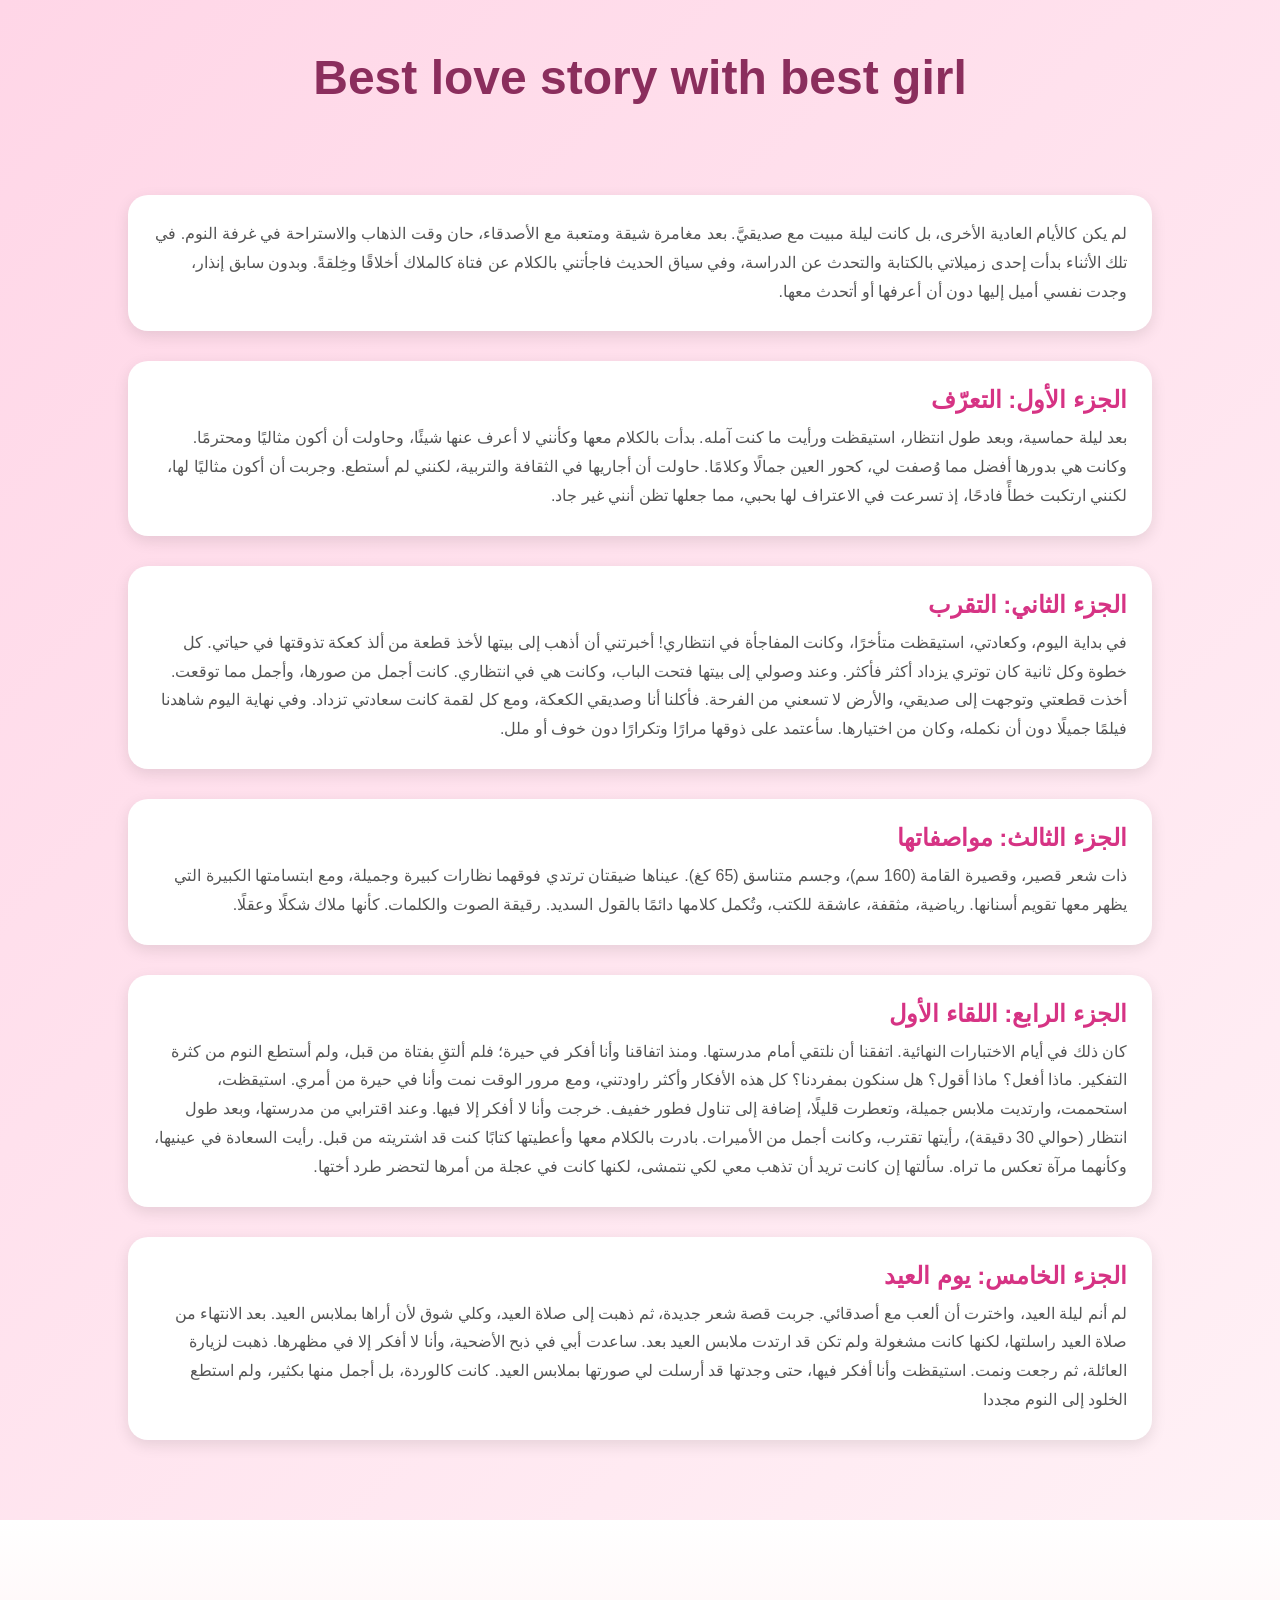
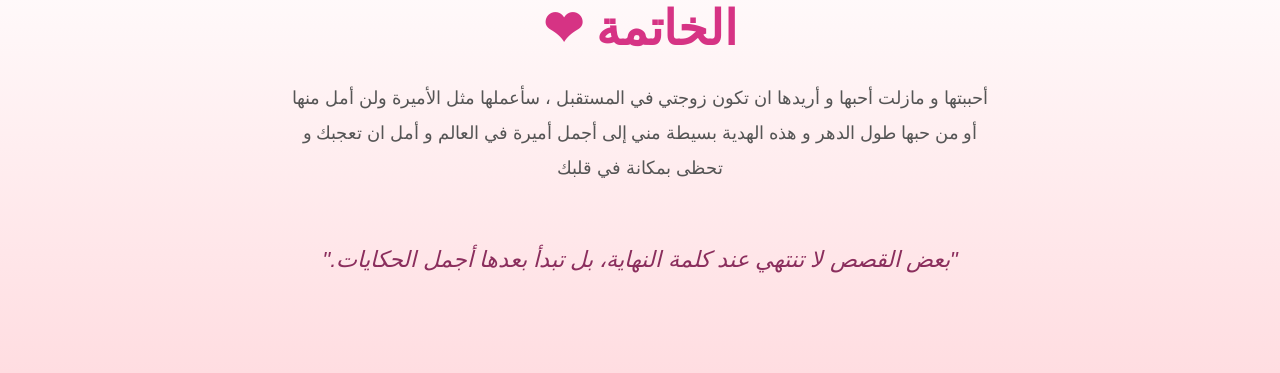
<file: index.html>
<!DOCTYPE html>
<html lang="ar" dir="rtl">
<head>
    <meta charset="UTF-8">
    <meta name="viewport" content="width=device-width, initial-scale=1.0">
    <title>قصة حب</title>
     <style>
         *{
    margin:0;
    padding:0;
    box-sizing:border-box;
    font-family: Arial, sans-serif;
}

body{
    background: linear-gradient(135deg,#ffd6e7,#fff5f8);
    min-height:100vh;
}

header{
    text-align:center;
    padding:50px 20px;
    color:#8b2e5d;
}

header h1{
    font-size:3rem;
    margin-bottom:10px;
}

.timeline{
    width:80%;
    margin:auto;
    padding-bottom:50px;
}

.card{
    background:white;
    margin:30px 0;
    padding:25px;
    border-radius:20px;
    box-shadow:0 5px 15px rgba(0,0,0,0.1);
    transition:0.3s;
}

.card:hover{
    transform:translateY(-5px);
}

.card h2{
    color:#d63384;
    margin-bottom:10px;
}

.card p{
    color:#555;
    line-height:1.8;
}
.ending{
    text-align:center;
    padding:80px 20px;
    background:linear-gradient(to top,#ffdde1,#fff);
}

.ending h2{
    color:#d63384;
    font-size:3rem;
    margin-bottom:25px;
}

.ending p{
    max-width:700px;
    margin:auto;
    line-height:2;
    font-size:1.1rem;
    color:#555;
}

.quote{
    margin-top:40px;
    font-size:1.4rem;
    font-style:italic;
    color:#8b2e5d;
    padding:20px;
}
</style>
</head>
<body>

    <header>
        <h1>Best love story with best girl </h1>
        
    </header>

    <section class="timeline">
          <div class="card">
            <p>لم يكن كالأيام العادية الأخرى، بل كانت ليلة مبيت مع صديقيَّ. بعد مغامرة شيقة ومتعبة مع الأصدقاء، حان وقت الذهاب والاستراحة في غرفة النوم.

في تلك الأثناء بدأت إحدى زميلاتي بالكتابة والتحدث عن الدراسة، وفي سياق الحديث فاجأتني بالكلام عن فتاة كالملاك أخلاقًا وخِلقةً. وبدون سابق إنذار، وجدت نفسي أميل إليها دون أن أعرفها أو أتحدث معها.
 </p>
        </div>

        <div class="card">
            <h2>الجزء الأول: التعرّف </h2>
            <p>بعد ليلة حماسية، وبعد طول انتظار، استيقظت ورأيت ما كنت آمله.

بدأت بالكلام معها وكأنني لا أعرف عنها شيئًا، وحاولت أن أكون مثاليًا ومحترمًا. وكانت هي بدورها أفضل مما وُصفت لي، كحور العين جمالًا وكلامًا.

حاولت أن أجاريها في الثقافة والتربية، لكنني لم أستطع. وجربت أن أكون مثاليًا لها، لكنني ارتكبت خطأً فادحًا، إذ تسرعت في الاعتراف لها بحبي، مما جعلها تظن أنني غير جاد.
 </p>
        </div>

        <div class="card">
            <h2>الجزء الثاني: التقرب</h2>
            <p>في بداية اليوم، وكعادتي، استيقظت متأخرًا، وكانت المفاجأة في انتظاري!

أخبرتني أن أذهب إلى بيتها لأخذ قطعة من ألذ كعكة تذوقتها في حياتي.

كل خطوة وكل ثانية كان توتري يزداد أكثر فأكثر.

وعند وصولي إلى بيتها فتحت الباب، وكانت هي في انتظاري. كانت أجمل من صورها، وأجمل مما توقعت. أخذت قطعتي وتوجهت إلى صديقي، والأرض لا تسعني من الفرحة. فأكلنا أنا وصديقي الكعكة، ومع كل لقمة كانت سعادتي تزداد.

وفي نهاية اليوم شاهدنا فيلمًا جميلًا دون أن نكمله، وكان من اختيارها. سأعتمد على ذوقها مرارًا وتكرارًا دون خوف أو ملل.
</p>
        </div>

        <div class="card">
            <h2>الجزء الثالث: مواصفاتها</h2>
            <p>ذات شعر قصير، وقصيرة القامة (160 سم)، وجسم متناسق (65 كغ). عيناها ضيقتان ترتدي فوقهما نظارات كبيرة وجميلة، ومع ابتسامتها الكبيرة التي يظهر معها تقويم أسنانها.

رياضية، مثقفة، عاشقة للكتب، وتُكمل كلامها دائمًا بالقول السديد. رقيقة الصوت والكلمات.

كأنها ملاك شكلًا وعقلًا.

</p>
        </div>

        <div class="card">
            <h2>الجزء الرابع: اللقاء الأول</h2>
            <p>كان ذلك في أيام الاختبارات النهائية. اتفقنا أن نلتقي أمام مدرستها. ومنذ اتفاقنا وأنا أفكر في حيرة؛ فلم ألتقِ بفتاة من قبل، ولم أستطع النوم من كثرة التفكير.

ماذا أفعل؟
ماذا أقول؟
هل سنكون بمفردنا؟

كل هذه الأفكار وأكثر راودتني، ومع مرور الوقت نمت وأنا في حيرة من أمري.

استيقظت، استحممت، وارتديت ملابس جميلة، وتعطرت قليلًا، إضافة إلى تناول فطور خفيف.

خرجت وأنا لا أفكر إلا فيها. وعند اقترابي من مدرستها، وبعد طول انتظار (حوالي 30 دقيقة)، رأيتها تقترب، وكانت أجمل من الأميرات.

بادرت بالكلام معها وأعطيتها كتابًا كنت قد اشتريته من قبل. رأيت السعادة في عينيها، وكأنهما مرآة تعكس ما تراه.

سألتها إن كانت تريد أن تذهب معي لكي نتمشى، لكنها كانت في عجلة من أمرها لتحضر طرد أختها.

</p>
        </div>
         <div class="card">
            <h2>الجزء الخامس: يوم العيد</h2>
            <p>لم أنم ليلة العيد، واخترت أن ألعب مع أصدقائي.

جربت قصة شعر جديدة، ثم ذهبت إلى صلاة العيد، وكلي شوق لأن أراها بملابس العيد.

بعد الانتهاء من صلاة العيد راسلتها، لكنها كانت مشغولة ولم تكن قد ارتدت ملابس العيد بعد.

ساعدت أبي في ذبح الأضحية، وأنا لا أفكر إلا في مظهرها.

ذهبت لزيارة العائلة، ثم رجعت ونمت.

استيقظت وأنا أفكر فيها، حتى وجدتها قد أرسلت لي صورتها بملابس العيد.

كانت كالوردة، بل أجمل منها بكثير، ولم استطع الخلود إلى النوم مجددا</p>
        </div>
    </section>
    <section class="ending">
    <h2>الخاتمة ❤</h2>
    <p>
        أحببتها و مازلت أحبها و أريدها ان تكون زوجتي في المستقبل ، سأعملها مثل الأميرة ولن أمل منها أو من حبها طول الدهر
و  هذه الهدية بسيطة مني إلى أجمل أميرة في العالم و أمل ان تعجبك و تحظى بمكانة في قلبك
    </p>

    <div class="quote">
        "بعض القصص لا تنتهي عند كلمة النهاية،
        بل تبدأ بعدها أجمل الحكايات."
    </div>
</section>

</body>
</html>
</file>
